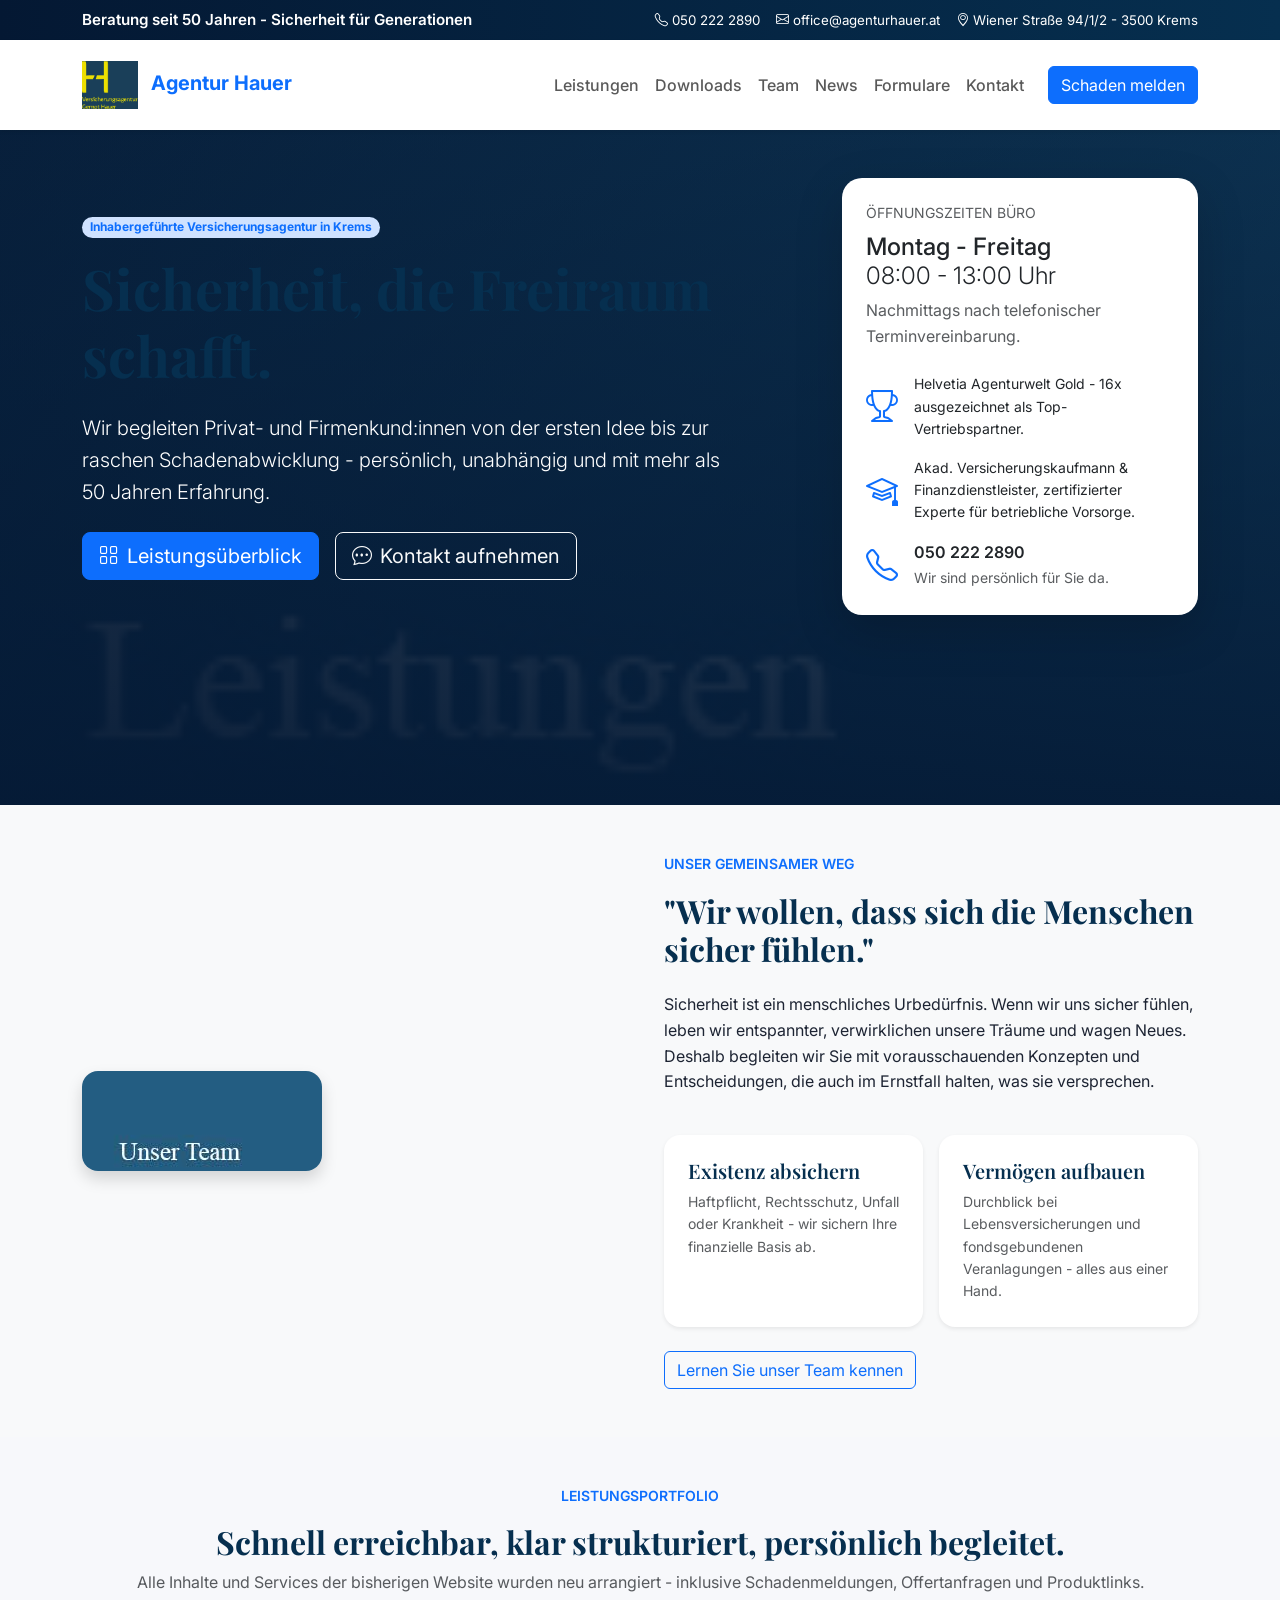
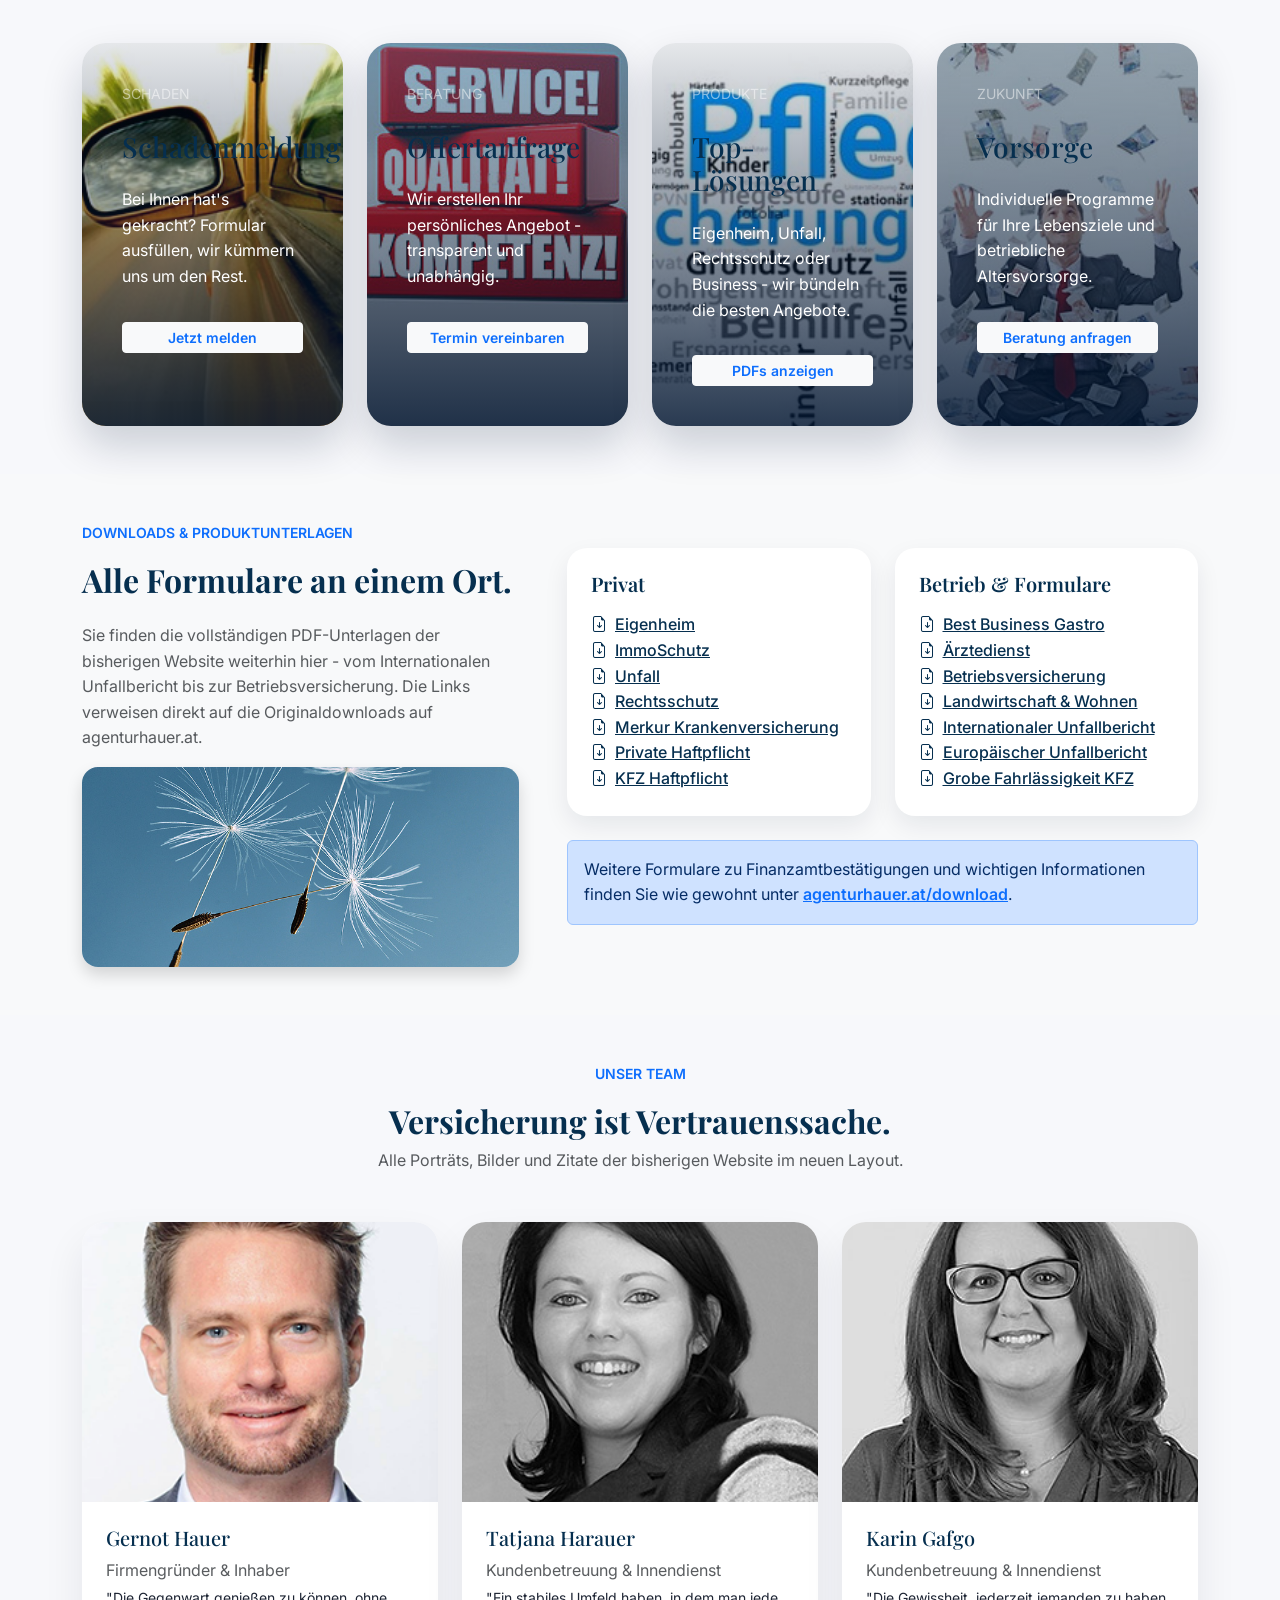
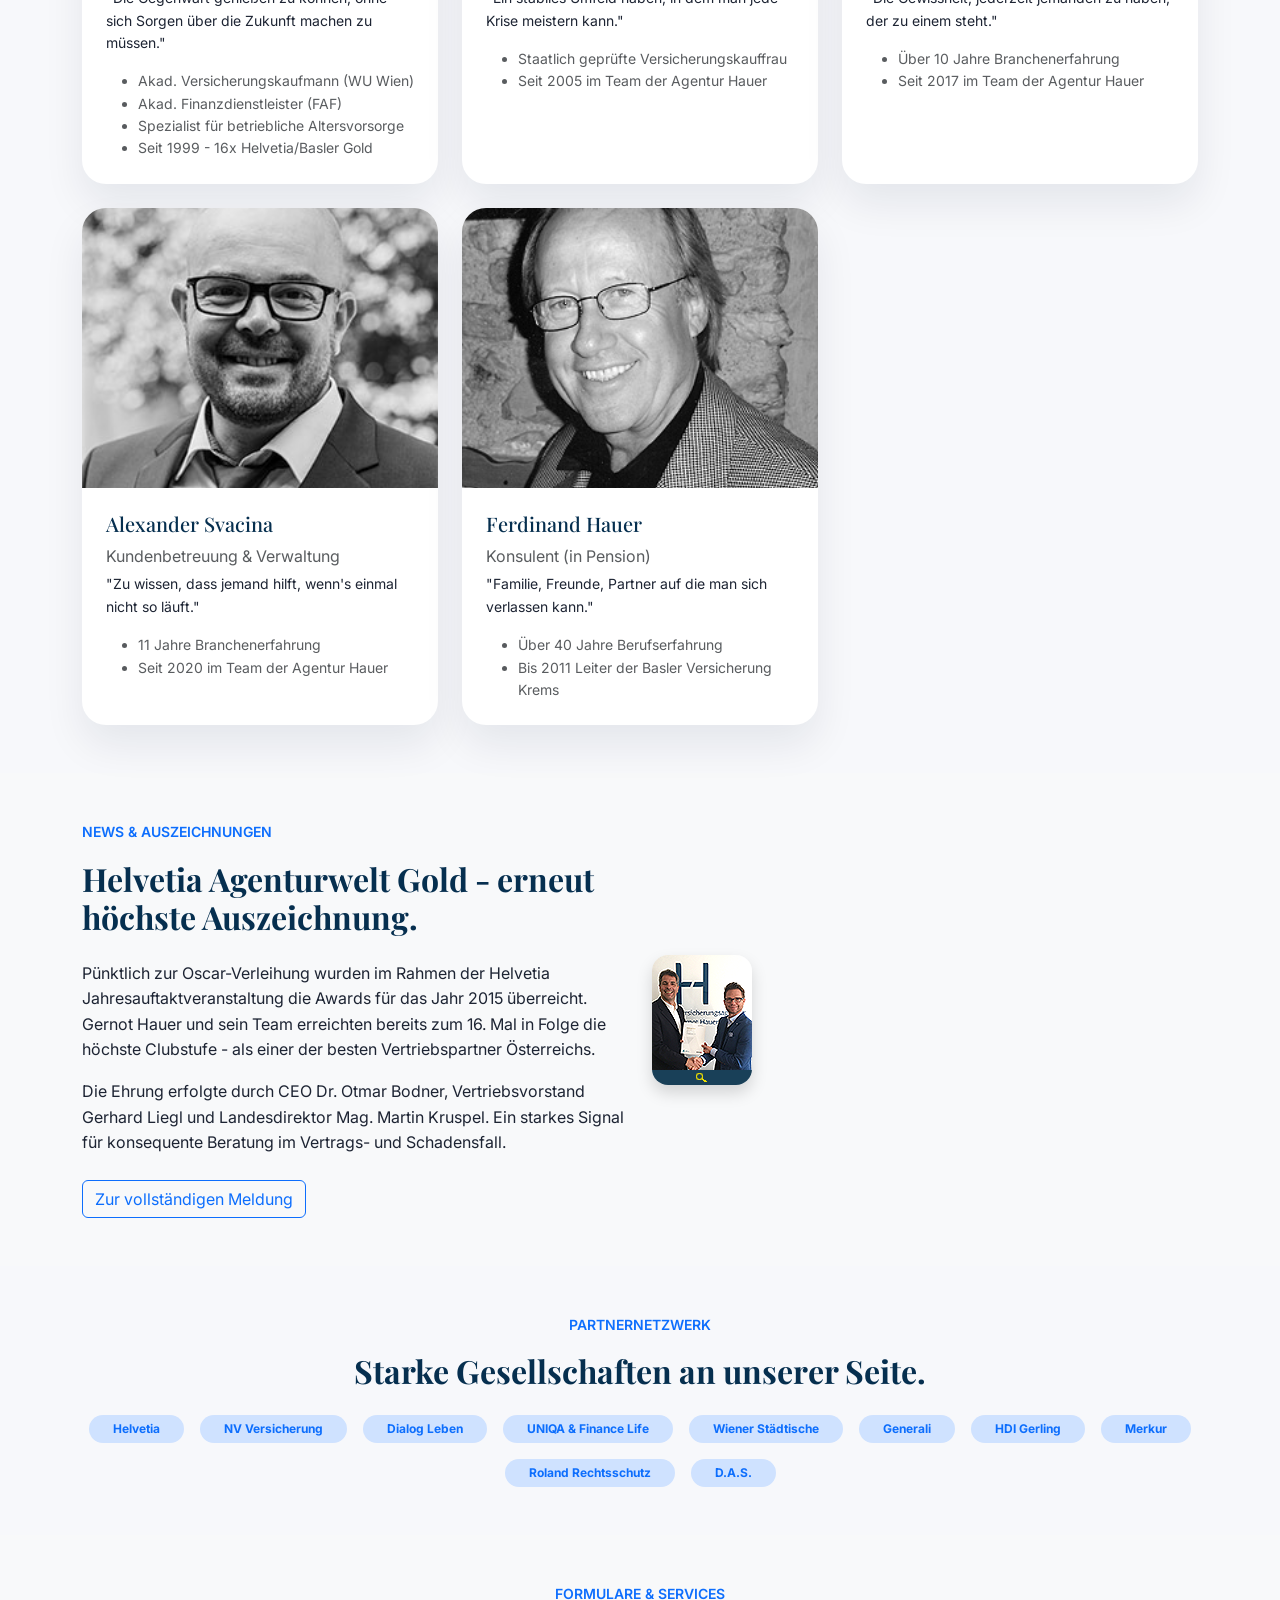
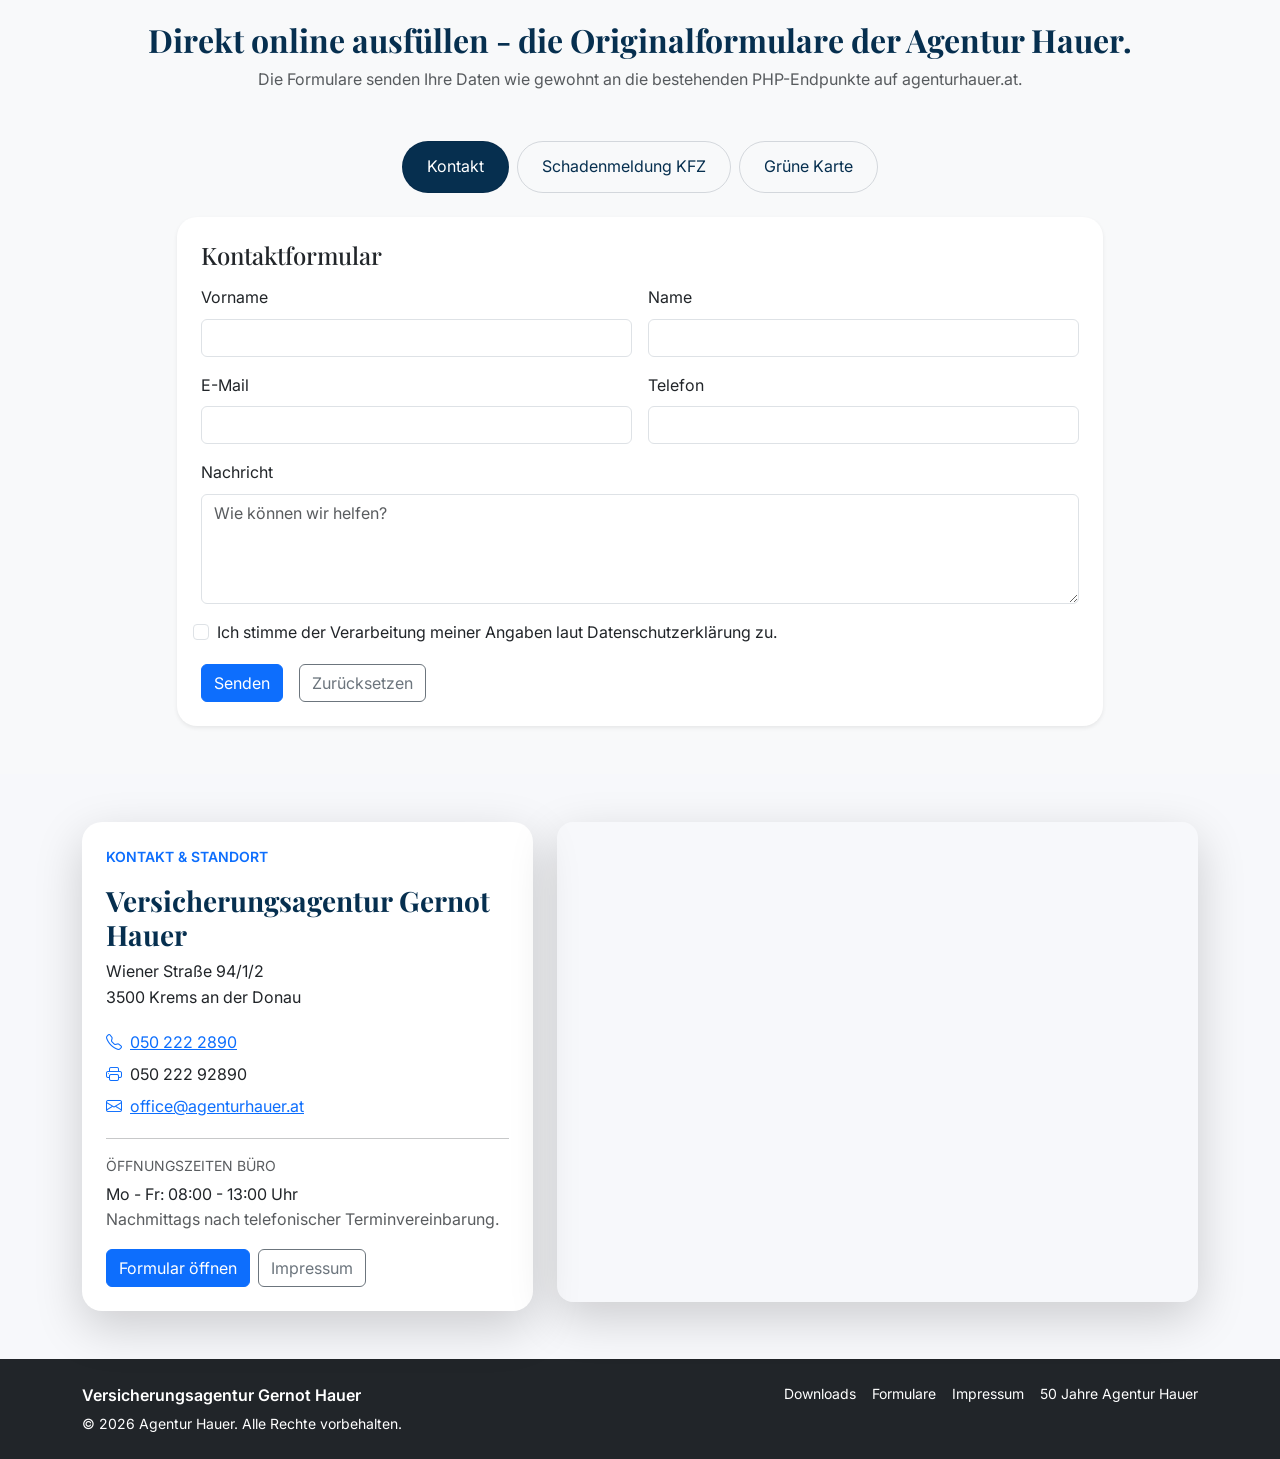
<file: index.html>
<!doctype html>
<html lang="de">
<head>
  <meta charset="utf-8" />
  <meta name="viewport" content="width=device-width, initial-scale=1" />
  <title>Agentur Hauer | Versicherungsagentur Gernot Hauer</title>
  <meta name="description" content="Versicherungsagentur Gernot Hauer - unabhängige Beratung, maßgeschneiderte Vorsorge, rasche Schadenabwicklung." />
  <link rel="preconnect" href="https://fonts.googleapis.com" />
  <link rel="preconnect" href="https://fonts.gstatic.com" crossorigin />
  <link href="https://fonts.googleapis.com/css2?family=Inter:wght@400;500;600;700&family=Playfair+Display:wght@600&display=swap" rel="stylesheet" />
  <link href="https://cdn.jsdelivr.net/npm/bootstrap@5.3.3/dist/css/bootstrap.min.css" rel="stylesheet" integrity="sha384-QWTKZyjpPEjISv5WaRU9OFeRpok6YctnYmDr5pNlyT2bRjXh0JMhjY6hW+ALEwIH" crossorigin="anonymous" />
  <link rel="stylesheet" href="https://cdn.jsdelivr.net/npm/bootstrap-icons@1.11.3/font/bootstrap-icons.css" />
  <link rel="stylesheet" href="assets/css/styles.css" />
</head>
<body data-bs-spy="scroll" data-bs-target="#mainNav" data-bs-offset="120">
  <header class="topbar text-white py-2">
    <div class="container d-flex flex-column flex-lg-row justify-content-lg-between align-items-lg-center gap-2 text-center text-lg-start">
      <div class="fw-semibold">
        Beratung seit 50 Jahren - Sicherheit für Generationen
      </div>
      <div class="d-flex flex-wrap justify-content-center gap-3 small">
        <a class="text-white text-decoration-none" href="tel:+430502222890"><i class="bi bi-telephone me-1"></i>050 222 2890</a>
        <a class="text-white text-decoration-none" href="mailto:office@agenturhauer.at"><i class="bi bi-envelope me-1"></i>office@agenturhauer.at</a>
        <span><i class="bi bi-geo-alt me-1"></i>Wiener Straße 94/1/2 - 3500 Krems</span>
      </div>
    </div>
  </header>

  <nav id="mainNav" class="navbar navbar-expand-lg navbar-light bg-white shadow-sm sticky-top py-3">
    <div class="container">
      <a class="navbar-brand fw-bold text-primary" href="#home">
        <img src="assets/img/logo.jpg" alt="Agentur Hauer Logo" class="me-2" height="48" />
        Agentur Hauer
      </a>
      <button class="navbar-toggler" type="button" data-bs-toggle="collapse" data-bs-target="#navContent" aria-controls="navContent" aria-expanded="false" aria-label="Menü öffnen">
        <span class="navbar-toggler-icon"></span>
      </button>
      <div class="collapse navbar-collapse" id="navContent">
        <ul class="navbar-nav ms-auto mb-2 mb-lg-0 fw-medium">
          <li class="nav-item"><a class="nav-link" href="#leistungen">Leistungen</a></li>
          <li class="nav-item"><a class="nav-link" href="#downloads">Downloads</a></li>
          <li class="nav-item"><a class="nav-link" href="#team">Team</a></li>
          <li class="nav-item"><a class="nav-link" href="#awards">News</a></li>
          <li class="nav-item"><a class="nav-link" href="#forms">Formulare</a></li>
          <li class="nav-item"><a class="nav-link" href="#kontakt">Kontakt</a></li>
        </ul>
        <a class="btn btn-primary ms-lg-3" href="#forms">Schaden melden</a>
      </div>
    </div>
  </nav>

  <main id="home">
    <section class="hero position-relative text-white">
      <div class="hero-overlay"></div>
      <div class="container position-relative py-5">
        <div class="row align-items-center justify-content-between">
          <div class="col-lg-7">
            <span class="badge rounded-pill bg-primary-subtle text-primary mb-3">Inhabergeführte Versicherungsagentur in Krems</span>
            <h1 class="display-4 fw-bold mb-4">Sicherheit, die Freiraum schafft.</h1>
            <p class="lead mb-4">Wir begleiten Privat- und Firmenkund:innen von der ersten Idee bis zur raschen Schadenabwicklung - persönlich, unabhängig und mit mehr als 50 Jahren Erfahrung.</p>
            <div class="d-flex flex-wrap gap-3">
              <a href="#leistungen" class="btn btn-primary btn-lg"><i class="bi bi-grid me-2"></i>Leistungsüberblick</a>
              <a href="#kontakt" class="btn btn-outline-light btn-lg"><i class="bi bi-chat-dots me-2"></i>Kontakt aufnehmen</a>
            </div>
          </div>
          <div class="col-lg-4 mt-5 mt-lg-0">
            <div class="card bg-white text-dark shadow-lg border-0">
              <div class="card-body p-4">
                <p class="text-uppercase text-muted small mb-2">Öffnungszeiten Büro</p>
                <p class="h4">Montag - Freitag<br /><span class="fw-light">08:00 - 13:00 Uhr</span></p>
                <p class="mb-4 text-muted">Nachmittags nach telefonischer Terminvereinbarung.</p>
                <div class="d-flex align-items-center gap-3 mb-3">
                  <i class="bi bi-trophy text-primary fs-2"></i>
                  <p class="mb-0 small">Helvetia Agenturwelt Gold - 16x ausgezeichnet als Top-Vertriebspartner.</p>
                </div>
                <div class="d-flex align-items-center gap-3 mb-3">
                  <i class="bi bi-mortarboard text-primary fs-2"></i>
                  <p class="mb-0 small">Akad. Versicherungskaufmann &amp; Finanzdienstleister, zertifizierter Experte für betriebliche Vorsorge.</p>
                </div>
                <div class="d-flex align-items-center gap-3">
                  <i class="bi bi-telephone text-primary fs-2"></i>
                  <div>
                    <p class="mb-0 fw-semibold">050 222 2890</p>
                    <small class="text-muted">Wir sind persönlich für Sie da.</small>
                  </div>
                </div>
              </div>
            </div>
          </div>
        </div>
      </div>
    </section>

    <section class="py-5 bg-light" id="about">
      <div class="container">
        <div class="row align-items-center g-5">
          <div class="col-lg-6">
            <img src="assets/img/ueber_uns.jpg" class="img-fluid rounded-4 shadow" alt="Team Agentur Hauer" />
          </div>
          <div class="col-lg-6">
            <p class="text-uppercase text-primary fw-semibold small">Unser gemeinsamer Weg</p>
            <h2 class="fw-bold mb-4">"Wir wollen, dass sich die Menschen sicher fühlen."</h2>
            <p> Sicherheit ist ein menschliches Urbedürfnis. Wenn wir uns sicher fühlen, leben wir entspannter, verwirklichen unsere Träume und wagen Neues. Deshalb begleiten wir Sie mit vorausschauenden Konzepten und Entscheidungen, die auch im Ernstfall halten, was sie versprechen.</p>
            <div class="row g-3 my-4">
              <div class="col-sm-6">
                <div class="p-4 bg-white rounded-4 shadow-sm h-100">
                  <h5 class="fw-semibold">Existenz absichern</h5>
                  <p class="mb-0 small text-muted">Haftpflicht, Rechtsschutz, Unfall oder Krankheit - wir sichern Ihre finanzielle Basis ab.</p>
                </div>
              </div>
              <div class="col-sm-6">
                <div class="p-4 bg-white rounded-4 shadow-sm h-100">
                  <h5 class="fw-semibold">Vermögen aufbauen</h5>
                  <p class="mb-0 small text-muted">Durchblick bei Lebensversicherungen und fondsgebundenen Veranlagungen - alles aus einer Hand.</p>
                </div>
              </div>
            </div>
            <a href="#team" class="btn btn-outline-primary">Lernen Sie unser Team kennen</a>
          </div>
        </div>
      </div>
    </section>

    <section id="leistungen" class="py-5">
      <div class="container">
        <div class="text-center mb-5">
          <p class="text-uppercase text-primary fw-semibold small">Leistungsportfolio</p>
          <h2 class="fw-bold">Schnell erreichbar, klar strukturiert, persönlich begleitet.</h2>
          <p class="text-muted">Alle Inhalte und Services der bisherigen Website wurden neu arrangiert - inklusive Schadenmeldungen, Offertanfragen und Produktlinks.</p>
        </div>
        <div class="row g-4">
          <div class="col-md-6 col-xl-3">
            <div class="service-card h-100" style="background-image: url('assets/img/schaden.jpg');">
              <div class="service-overlay">
                <p class="small text-uppercase text-white-50 mb-2">Schaden</p>
                <h3>Schadenmeldung</h3>
                <p>Bei Ihnen hat's gekracht? Formular ausfüllen, wir kümmern uns um den Rest.</p>
                <a href="#forms" class="btn btn-sm btn-light text-primary fw-semibold">Jetzt melden</a>
              </div>
            </div>
          </div>
          <div class="col-md-6 col-xl-3">
            <div class="service-card h-100" style="background-image: url('assets/img/offerte.jpg');">
              <div class="service-overlay">
                <p class="small text-uppercase text-white-50 mb-2">Beratung</p>
                <h3>Offertanfrage</h3>
                <p>Wir erstellen Ihr persönliches Angebot - transparent und unabhängig.</p>
                <a href="#kontakt" class="btn btn-sm btn-light text-primary fw-semibold">Termin vereinbaren</a>
              </div>
            </div>
          </div>
          <div class="col-md-6 col-xl-3">
            <div class="service-card h-100" style="background-image: url('assets/img/produkte.jpg');">
              <div class="service-overlay">
                <p class="small text-uppercase text-white-50 mb-2">Produkte</p>
                <h3>Top-Lösungen</h3>
                <p>Eigenheim, Unfall, Rechtsschutz oder Business - wir bündeln die besten Angebote.</p>
                <a href="#downloads" class="btn btn-sm btn-light text-primary fw-semibold">PDFs anzeigen</a>
              </div>
            </div>
          </div>
          <div class="col-md-6 col-xl-3">
            <div class="service-card h-100" style="background-image: url('assets/img/vorsorge.jpg');">
              <div class="service-overlay">
                <p class="small text-uppercase text-white-50 mb-2">Zukunft</p>
                <h3>Vorsorge</h3>
                <p>Individuelle Programme für Ihre Lebensziele und betriebliche Altersvorsorge.</p>
                <a href="#kontakt" class="btn btn-sm btn-light text-primary fw-semibold">Beratung anfragen</a>
              </div>
            </div>
          </div>
        </div>
      </div>
    </section>

    <section id="downloads" class="py-5 bg-light">
      <div class="container">
        <div class="row g-5 align-items-center">
          <div class="col-lg-5">
            <p class="text-uppercase text-primary fw-semibold small">Downloads &amp; Produktunterlagen</p>
            <h2 class="fw-bold mb-4">Alle Formulare an einem Ort.</h2>
            <p class="text-muted">Sie finden die vollständigen PDF-Unterlagen der bisherigen Website weiterhin hier - vom Internationalen Unfallbericht bis zur Betriebsversicherung. Die Links verweisen direkt auf die Originaldownloads auf agenturhauer.at.</p>
            <img src="assets/img/download.jpg" alt="Download Bereich" class="img-fluid rounded-4 shadow" />
          </div>
          <div class="col-lg-7">
            <div class="row g-4">
              <div class="col-md-6">
                <div class="download-card h-100">
                  <h5 class="fw-semibold mb-3">Privat</h5>
                  <ul class="list-unstyled mb-0">
                    <li><a href="https://agenturhauer.at/pdfs/eigenheim.pdf" target="_blank"><i class="bi bi-file-earmark-arrow-down me-2"></i>Eigenheim</a></li>
                    <li><a href="https://agenturhauer.at/pdfs/immoschutz.pdf" target="_blank"><i class="bi bi-file-earmark-arrow-down me-2"></i>ImmoSchutz</a></li>
                    <li><a href="https://agenturhauer.at/pdfs/unfall.pdf" target="_blank"><i class="bi bi-file-earmark-arrow-down me-2"></i>Unfall</a></li>
                    <li><a href="https://agenturhauer.at/pdfs/rechtsschutz.pdf" target="_blank"><i class="bi bi-file-earmark-arrow-down me-2"></i>Rechtsschutz</a></li>
                    <li><a href="https://agenturhauer.at/pdfs/merkur-krankenversicherung.pdf" target="_blank"><i class="bi bi-file-earmark-arrow-down me-2"></i>Merkur Krankenversicherung</a></li>
                    <li><a href="https://agenturhauer.at/pdfs/haushalt.pdf" target="_blank"><i class="bi bi-file-earmark-arrow-down me-2"></i>Private Haftpflicht</a></li>
                    <li><a href="https://agenturhauer.at/pdfs/kfz-haftpflicht.pdf" target="_blank"><i class="bi bi-file-earmark-arrow-down me-2"></i>KFZ Haftpflicht</a></li>
                  </ul>
                </div>
              </div>
              <div class="col-md-6">
                <div class="download-card h-100">
                  <h5 class="fw-semibold mb-3">Betrieb &amp; Formulare</h5>
                  <ul class="list-unstyled mb-0">
                    <li><a href="https://agenturhauer.at/pdfs/gastro.pdf" target="_blank"><i class="bi bi-file-earmark-arrow-down me-2"></i>Best Business Gastro</a></li>
                    <li><a href="https://agenturhauer.at/pdfs/aerztedienst.pdf" target="_blank"><i class="bi bi-file-earmark-arrow-down me-2"></i>Ärztedienst</a></li>
                    <li><a href="https://agenturhauer.at/pdfs/betriebsversicherung.pdf" target="_blank"><i class="bi bi-file-earmark-arrow-down me-2"></i>Betriebsversicherung</a></li>
                    <li><a href="https://agenturhauer.at/pdfs/land-und-wohnen.pdf" target="_blank"><i class="bi bi-file-earmark-arrow-down me-2"></i>Landwirtschaft &amp; Wohnen</a></li>
                    <li><a href="https://agenturhauer.at/data/internationaler_unfallbericht.pdf" target="_blank"><i class="bi bi-file-earmark-arrow-down me-2"></i>Internationaler Unfallbericht</a></li>
                    <li><a href="https://agenturhauer.at/data/europ_unfallbericht.pdf" target="_blank"><i class="bi bi-file-earmark-arrow-down me-2"></i>Europäischer Unfallbericht</a></li>
                    <li><a href="https://agenturhauer.at/pdfs/grobe_fahrlaessigkeit.pdf" target="_blank"><i class="bi bi-file-earmark-arrow-down me-2"></i>Grobe Fahrlässigkeit KFZ</a></li>
                  </ul>
                </div>
              </div>
            </div>
            <div class="alert alert-primary mt-4" role="alert">
              Weitere Formulare zu Finanzamtbestätigungen und wichtigen Informationen finden Sie wie gewohnt unter <a class="fw-semibold" href="https://agenturhauer.at/download.php" target="_blank">agenturhauer.at/download</a>.
            </div>
          </div>
        </div>
      </div>
    </section>

    <section id="team" class="py-5">
      <div class="container">
        <div class="text-center mb-5">
          <p class="text-uppercase text-primary fw-semibold small">Unser Team</p>
          <h2 class="fw-bold">Versicherung ist Vertrauenssache.</h2>
          <p class="text-muted">Alle Porträts, Bilder und Zitate der bisherigen Website im neuen Layout.</p>
        </div>
        <div class="row g-4">
          <div class="col-md-6 col-xl-4">
            <div class="team-card h-100">
              <img src="assets/img/gernot-hauer.png" class="team-photo" alt="Gernot Hauer" />
              <div class="p-4">
                <h5>Gernot Hauer</h5>
                <p class="text-muted mb-1">Firmengründer &amp; Inhaber</p>
                <p class="small mb-3">"Die Gegenwart genießen zu können, ohne sich Sorgen über die Zukunft machen zu müssen."</p>
                <ul class="small text-muted mb-0">
                  <li>Akad. Versicherungskaufmann (WU Wien)</li>
                  <li>Akad. Finanzdienstleister (FAF)</li>
                  <li>Spezialist für betriebliche Altersvorsorge</li>
                  <li>Seit 1999 - 16x Helvetia/Basler Gold</li>
                </ul>
              </div>
            </div>
          </div>
          <div class="col-md-6 col-xl-4">
            <div class="team-card h-100">
              <img src="assets/img/tatjana.jpg" class="team-photo" alt="Tatjana Harauer" />
              <div class="p-4">
                <h5>Tatjana Harauer</h5>
                <p class="text-muted mb-1">Kundenbetreuung &amp; Innendienst</p>
                <p class="small mb-3">"Ein stabiles Umfeld haben, in dem man jede Krise meistern kann."</p>
                <ul class="small text-muted mb-0">
                  <li>Staatlich geprüfte Versicherungskauffrau</li>
                  <li>Seit 2005 im Team der Agentur Hauer</li>
                </ul>
              </div>
            </div>
          </div>
          <div class="col-md-6 col-xl-4">
            <div class="team-card h-100">
              <img src="assets/img/karin-gafgo.jpg" class="team-photo" alt="Karin Gafgo" />
              <div class="p-4">
                <h5>Karin Gafgo</h5>
                <p class="text-muted mb-1">Kundenbetreuung &amp; Innendienst</p>
                <p class="small mb-3">"Die Gewissheit, jederzeit jemanden zu haben, der zu einem steht."</p>
                <ul class="small text-muted mb-0">
                  <li>Über 10 Jahre Branchenerfahrung</li>
                  <li>Seit 2017 im Team der Agentur Hauer</li>
                </ul>
              </div>
            </div>
          </div>
          <div class="col-md-6 col-xl-4">
            <div class="team-card h-100">
              <img src="assets/img/alexander-svacina.jpg" class="team-photo" alt="Alexander Svacina" />
              <div class="p-4">
                <h5>Alexander Svacina</h5>
                <p class="text-muted mb-1">Kundenbetreuung &amp; Verwaltung</p>
                <p class="small mb-3">"Zu wissen, dass jemand hilft, wenn's einmal nicht so läuft."</p>
                <ul class="small text-muted mb-0">
                  <li>11 Jahre Branchenerfahrung</li>
                  <li>Seit 2020 im Team der Agentur Hauer</li>
                </ul>
              </div>
            </div>
          </div>
          <div class="col-md-6 col-xl-4">
            <div class="team-card h-100">
              <img src="assets/img/hauer_f.jpg" class="team-photo" alt="Ferdinand Hauer" />
              <div class="p-4">
                <h5>Ferdinand Hauer</h5>
                <p class="text-muted mb-1">Konsulent (in Pension)</p>
                <p class="small mb-3">"Familie, Freunde, Partner auf die man sich verlassen kann."</p>
                <ul class="small text-muted mb-0">
                  <li>Über 40 Jahre Berufserfahrung</li>
                  <li>Bis 2011 Leiter der Basler Versicherung Krems</li>
                </ul>
              </div>
            </div>
          </div>
        </div>
      </div>
    </section>

    <section id="awards" class="py-5 bg-light">
      <div class="container">
        <div class="row g-4 align-items-center">
          <div class="col-lg-6">
            <p class="text-uppercase text-primary fw-semibold small">News &amp; Auszeichnungen</p>
            <h2 class="fw-bold mb-4">Helvetia Agenturwelt Gold - erneut höchste Auszeichnung.</h2>
            <p> Pünktlich zur Oscar-Verleihung wurden im Rahmen der Helvetia Jahresauftaktveranstaltung die Awards für das Jahr 2015 überreicht. Gernot Hauer und sein Team erreichten bereits zum 16. Mal in Folge die höchste Clubstufe - als einer der besten Vertriebspartner Österreichs.</p>
            <p class="mb-4">Die Ehrung erfolgte durch CEO Dr. Otmar Bodner, Vertriebsvorstand Gerhard Liegl und Landesdirektor Mag. Martin Kruspel. Ein starkes Signal für konsequente Beratung im Vertrags- und Schadensfall.</p>
            <a class="btn btn-outline-primary" href="https://agenturhauer.at/news-basler-gold.html" target="_blank">Zur vollständigen Meldung</a>
          </div>
          <div class="col-lg-6">
            <img src="assets/img/helvetia-gold-hauer.png" alt="Helvetia Agenturwelt Gold" class="img-fluid rounded-4 shadow" />
          </div>
        </div>
      </div>
    </section>

    <section id="partner" class="py-5">
      <div class="container">
        <div class="text-center mb-4">
          <p class="text-uppercase text-primary fw-semibold small">Partnernetzwerk</p>
          <h2 class="fw-bold">Starke Gesellschaften an unserer Seite.</h2>
        </div>
        <div class="row g-3 justify-content-center">
          <div class="col-auto"><span class="badge rounded-pill bg-primary-subtle text-primary px-4 py-2">Helvetia</span></div>
          <div class="col-auto"><span class="badge rounded-pill bg-primary-subtle text-primary px-4 py-2">NV Versicherung</span></div>
          <div class="col-auto"><span class="badge rounded-pill bg-primary-subtle text-primary px-4 py-2">Dialog Leben</span></div>
          <div class="col-auto"><span class="badge rounded-pill bg-primary-subtle text-primary px-4 py-2">UNIQA &amp; Finance Life</span></div>
          <div class="col-auto"><span class="badge rounded-pill bg-primary-subtle text-primary px-4 py-2">Wiener Städtische</span></div>
          <div class="col-auto"><span class="badge rounded-pill bg-primary-subtle text-primary px-4 py-2">Generali</span></div>
          <div class="col-auto"><span class="badge rounded-pill bg-primary-subtle text-primary px-4 py-2">HDI Gerling</span></div>
          <div class="col-auto"><span class="badge rounded-pill bg-primary-subtle text-primary px-4 py-2">Merkur</span></div>
          <div class="col-auto"><span class="badge rounded-pill bg-primary-subtle text-primary px-4 py-2">Roland Rechtsschutz</span></div>
          <div class="col-auto"><span class="badge rounded-pill bg-primary-subtle text-primary px-4 py-2">D.A.S.</span></div>
        </div>
      </div>
    </section>

    <section id="forms" class="py-5 bg-light">
      <div class="container">
        <div class="text-center mb-5">
          <p class="text-uppercase text-primary fw-semibold small">Formulare &amp; Services</p>
          <h2 class="fw-bold">Direkt online ausfüllen - die Originalformulare der Agentur Hauer.</h2>
          <p class="text-muted">Die Formulare senden Ihre Daten wie gewohnt an die bestehenden PHP-Endpunkte auf agenturhauer.at.</p>
        </div>
        <div class="row">
          <div class="col-lg-10 mx-auto">
            <ul class="nav nav-pills justify-content-center gap-2 flex-wrap" id="formTabs" role="tablist">
              <li class="nav-item" role="presentation">
                <button class="nav-link active" id="contact-tab" data-bs-toggle="pill" data-bs-target="#contact-form" type="button" role="tab">Kontakt</button>
              </li>
              <li class="nav-item" role="presentation">
                <button class="nav-link" id="damage-tab" data-bs-toggle="pill" data-bs-target="#damage-form" type="button" role="tab">Schadenmeldung KFZ</button>
              </li>
              <li class="nav-item" role="presentation">
                <button class="nav-link" id="greencard-tab" data-bs-toggle="pill" data-bs-target="#greencard-form" type="button" role="tab">Grüne Karte</button>
              </li>
            </ul>
            <div class="tab-content mt-4">
              <div class="tab-pane fade show active" id="contact-form" role="tabpanel" aria-labelledby="contact-tab">
                <div class="card shadow-sm">
                  <div class="card-body p-4">
                    <h3 class="h4 mb-3">Kontaktformular</h3>
                    <form action="https://agenturhauer.at/kontakt.php" method="post" class="row g-3">
                      <div class="col-md-6">
                        <label class="form-label" for="vorname">Vorname</label>
                        <input type="text" class="form-control" id="vorname" name="vorname" required />
                      </div>
                      <div class="col-md-6">
                        <label class="form-label" for="name">Name</label>
                        <input type="text" class="form-control" id="name" name="name" required />
                      </div>
                      <div class="col-md-6">
                        <label class="form-label" for="email_con">E-Mail</label>
                        <input type="email" class="form-control" id="email_con" name="email_con" required />
                      </div>
                      <div class="col-md-6">
                        <label class="form-label" for="telefon">Telefon</label>
                        <input type="tel" class="form-control" id="telefon" name="tel" />
                      </div>
                      <div class="col-12">
                        <label class="form-label" for="msg">Nachricht</label>
                        <textarea class="form-control" id="msg" name="msg" rows="4" placeholder="Wie können wir helfen?" required></textarea>
                      </div>
                      <div class="col-12 form-check">
                        <input class="form-check-input" type="checkbox" value="1" id="contact-consent" required />
                        <label class="form-check-label" for="contact-consent">Ich stimme der Verarbeitung meiner Angaben laut Datenschutzerklärung zu.</label>
                      </div>
                      <div class="col-12 d-flex gap-3">
                        <button type="submit" class="btn btn-primary">Senden</button>
                        <button type="reset" class="btn btn-outline-secondary">Zurücksetzen</button>
                      </div>
                    </form>
                  </div>
                </div>
              </div>

              <div class="tab-pane fade" id="damage-form" role="tabpanel" aria-labelledby="damage-tab">
                <div class="card shadow-sm">
                  <div class="card-body p-4">
                    <h3 class="h4 mb-3">Schadenmeldung KFZ</h3>
                    <p class="text-muted small">Ausgewählte Pflichtfelder aus dem Originalformular. Bei Bedarf werden nach dem Absenden zusätzliche Daten telefonisch ergänzt.</p>
                    <form action="https://agenturhauer.at/kraftfahrzeug.php" method="post" class="row g-3">
                      <div class="col-md-6">
                        <label class="form-label" for="vers">Versicherungsgesellschaft</label>
                        <input type="text" class="form-control" id="vers" name="vers" required />
                      </div>
                      <div class="col-md-6">
                        <label class="form-label" for="polizze">Polizzennummer</label>
                        <input type="text" class="form-control" id="polizze" name="polizze" required />
                      </div>
                      <div class="col-md-12">
                        <label class="form-label" for="versnehmer">Versicherungsnehmer (Name, Adresse)</label>
                        <textarea class="form-control" id="versnehmer" name="versnehmer" rows="2" required></textarea>
                      </div>
                      <div class="col-md-6">
                        <label class="form-label" for="tel">Telefon *</label>
                        <input type="tel" class="form-control" id="tel" name="tel" required />
                      </div>
                      <div class="col-md-6">
                        <label class="form-label" for="email">E-Mail *</label>
                        <input type="email" class="form-control" id="email" name="email" required />
                      </div>
                      <div class="col-md-6">
                        <label class="form-label" for="marke">Fahrzeug (Marke/Type)</label>
                        <input type="text" class="form-control" id="marke" name="marke" required />
                      </div>
                      <div class="col-md-6">
                        <label class="form-label" for="kennzeichen">Kennzeichen</label>
                        <input type="text" class="form-control" id="kennzeichen" name="kennzeichen" required />
                      </div>
                      <div class="col-md-6">
                        <label class="form-label" for="zeitpkt">Unfallzeitpunkt</label>
                        <input type="text" class="form-control" id="zeitpkt" name="zeitpkt" placeholder="TT.MM.JJJJ - HH:MM" required />
                      </div>
                      <div class="col-md-6">
                        <label class="form-label" for="ort">Unfallort</label>
                        <input type="text" class="form-control" id="ort" name="ort" required />
                      </div>
                      <div class="col-12">
                        <label class="form-label" for="gegner">Geschädigter / Unfallgegner</label>
                        <textarea class="form-control" id="gegner" name="gegner" rows="2"></textarea>
                      </div>
                      <div class="col-12">
                        <label class="form-label" for="hergang">Bericht über den Unfallhergang</label>
                        <textarea class="form-control" id="hergang" name="hergang" rows="4" required></textarea>
                      </div>
                      <div class="col-12">
                        <label class="form-label d-block">Beteiligte Sparten</label>
                        <div class="d-flex flex-wrap gap-3">
                          <div class="form-check">
                            <input class="form-check-input" type="checkbox" value="ja" id="hpfl" name="hpfl" />
                            <label class="form-check-label" for="hpfl">KFZ-Haftpflicht</label>
                          </div>
                          <div class="form-check">
                            <input class="form-check-input" type="checkbox" value="ja" id="kasko" name="kasko" />
                            <label class="form-check-label" for="kasko">KFZ-Kasko</label>
                          </div>
                          <div class="form-check">
                            <input class="form-check-input" type="checkbox" value="ja" id="rsch" name="rsch" />
                            <label class="form-check-label" for="rsch">KFZ-Rechtsschutz</label>
                          </div>
                        </div>
                      </div>
                      <div class="col-12 form-check">
                        <input class="form-check-input" type="checkbox" value="1" id="damage-consent" required />
                        <label class="form-check-label" for="damage-consent">Ich bestätige die Richtigkeit meiner Angaben.</label>
                      </div>
                      <input type="hidden" name="source" value="bootstrap-redesign" />
                      <div class="col-12 d-flex gap-3">
                        <button type="submit" class="btn btn-primary">Schaden senden</button>
                        <button type="reset" class="btn btn-outline-secondary">Zurücksetzen</button>
                      </div>
                    </form>
                  </div>
                </div>
              </div>

              <div class="tab-pane fade" id="greencard-form" role="tabpanel" aria-labelledby="greencard-tab">
                <div class="card shadow-sm">
                  <div class="card-body p-4">
                    <h3 class="h4 mb-3">Grüne Versicherungskarte anfordern</h3>
                    <p class="text-muted small">Originalformular der Download-Seite - Auswahl der Versicherung wie bisher.</p>
                    <form action="https://agenturhauer.at/download-kfz.php" method="post" class="row g-3">
                      <div class="col-12">
                        <label class="form-label" for="versnehmer_green">Versicherungsnehmer</label>
                        <textarea class="form-control" id="versnehmer_green" name="versnehmer" rows="2" required></textarea>
                      </div>
                      <div class="col-md-6">
                        <label class="form-label" for="email_green">E-Mail</label>
                        <input type="email" class="form-control" id="email_green" name="email_con" required />
                      </div>
                      <div class="col-md-6">
                        <label class="form-label" for="kennzeichen_green">KFZ-Kennzeichen</label>
                        <input type="text" class="form-control" id="kennzeichen_green" name="kennzeichen" required />
                      </div>
                      <div class="col-12">
                        <label class="form-label d-block">Versicherung</label>
                        <div class="d-flex flex-wrap gap-3">
                          <div class="form-check">
                            <input class="form-check-input" type="checkbox" id="helvetia" name="helvetia" value="ja" />
                            <label class="form-check-label" for="helvetia">Helvetia (ehem. Basler)</label>
                          </div>
                          <div class="form-check">
                            <input class="form-check-input" type="checkbox" id="hdi" name="hdi" value="ja" />
                            <label class="form-check-label" for="hdi">HDI</label>
                          </div>
                          <div class="form-check">
                            <input class="form-check-input" type="checkbox" id="wuestenrot" name="wuestenrot" value="ja" />
                            <label class="form-check-label" for="wuestenrot">Wüstenrot</label>
                          </div>
                        </div>
                      </div>
                      <div class="col-12 form-check">
                        <input class="form-check-input" type="checkbox" value="1" id="greencard-consent" required />
                        <label class="form-check-label" for="greencard-consent">Ich stimme der Verarbeitung meiner Angaben zu.</label>
                      </div>
                      <input type="hidden" name="submit" value="senden" />
                      <div class="col-12 d-flex gap-3">
                        <button type="submit" class="btn btn-primary">Anfordern</button>
                        <button type="reset" class="btn btn-outline-secondary">Zurücksetzen</button>
                      </div>
                    </form>
                  </div>
                </div>
              </div>
            </div>
          </div>
        </div>
      </div>
    </section>

    <section id="kontakt" class="py-5">
      <div class="container">
        <div class="row g-4">
          <div class="col-lg-5">
            <div class="card shadow-lg border-0 h-100">
              <div class="card-body p-4">
                <p class="text-uppercase text-primary fw-semibold small">Kontakt &amp; Standort</p>
                <h3 class="fw-bold">Versicherungsagentur Gernot Hauer</h3>
                <p>Wiener Straße 94/1/2<br />3500 Krems an der Donau</p>
                <ul class="list-unstyled lh-lg">
                  <li><i class="bi bi-telephone me-2 text-primary"></i><a href="tel:+430502222890">050 222 2890</a></li>
                  <li><i class="bi bi-printer me-2 text-primary"></i>050 222 92890</li>
                  <li><i class="bi bi-envelope me-2 text-primary"></i><a href="mailto:office@agenturhauer.at">office@agenturhauer.at</a></li>
                </ul>
                <hr />
                <p class="text-uppercase text-muted small mb-1">Öffnungszeiten Büro</p>
                <p class="mb-0">Mo - Fr: 08:00 - 13:00 Uhr</p>
                <p class="text-muted">Nachmittags nach telefonischer Terminvereinbarung.</p>
                <div class="d-flex gap-2">
                  <a class="btn btn-primary" href="#forms">Formular öffnen</a>
                  <a class="btn btn-outline-secondary" href="https://agenturhauer.at/impressum.php" target="_blank">Impressum</a>
                </div>
              </div>
            </div>
          </div>
          <div class="col-lg-7">
            <div class="ratio ratio-4x3 rounded-4 overflow-hidden shadow-lg">
              <iframe title="Google Maps" src="https://www.google.com/maps?q=Wiener+Stra%C3%9Fe+94,+3500+Krems+an+der+Donau&output=embed" allowfullscreen loading="lazy"></iframe>
            </div>
          </div>
        </div>
      </div>
    </section>
  </main>

  <footer class="py-4 bg-dark text-white">
    <div class="container d-flex flex-column flex-lg-row justify-content-between gap-3">
      <div>
        <p class="mb-1 fw-semibold">Versicherungsagentur Gernot Hauer</p>
        <p class="mb-0 small">© <span id="currentYear"></span> Agentur Hauer. Alle Rechte vorbehalten.</p>
      </div>
      <div class="d-flex flex-wrap gap-3 small">
        <a class="text-white text-decoration-none" href="#downloads">Downloads</a>
        <a class="text-white text-decoration-none" href="#forms">Formulare</a>
        <a class="text-white text-decoration-none" href="https://agenturhauer.at/impressum.php" target="_blank">Impressum</a>
        <a class="text-white text-decoration-none" href="https://agenturhauer.at/50jahre-agentur-hauer.pdf" target="_blank">50 Jahre Agentur Hauer</a>
      </div>
    </div>
  </footer>

  <script src="https://cdn.jsdelivr.net/npm/bootstrap@5.3.3/dist/js/bootstrap.bundle.min.js" integrity="sha384-YvpcrYf0tY3lHB60NNkmXc5s9fDVZLESaAA55NDzOxhy9GkcIdslK1eN7N6jIeHz" crossorigin="anonymous"></script>
  <script src="assets/js/main.js"></script>
</body>
</html>
</file>
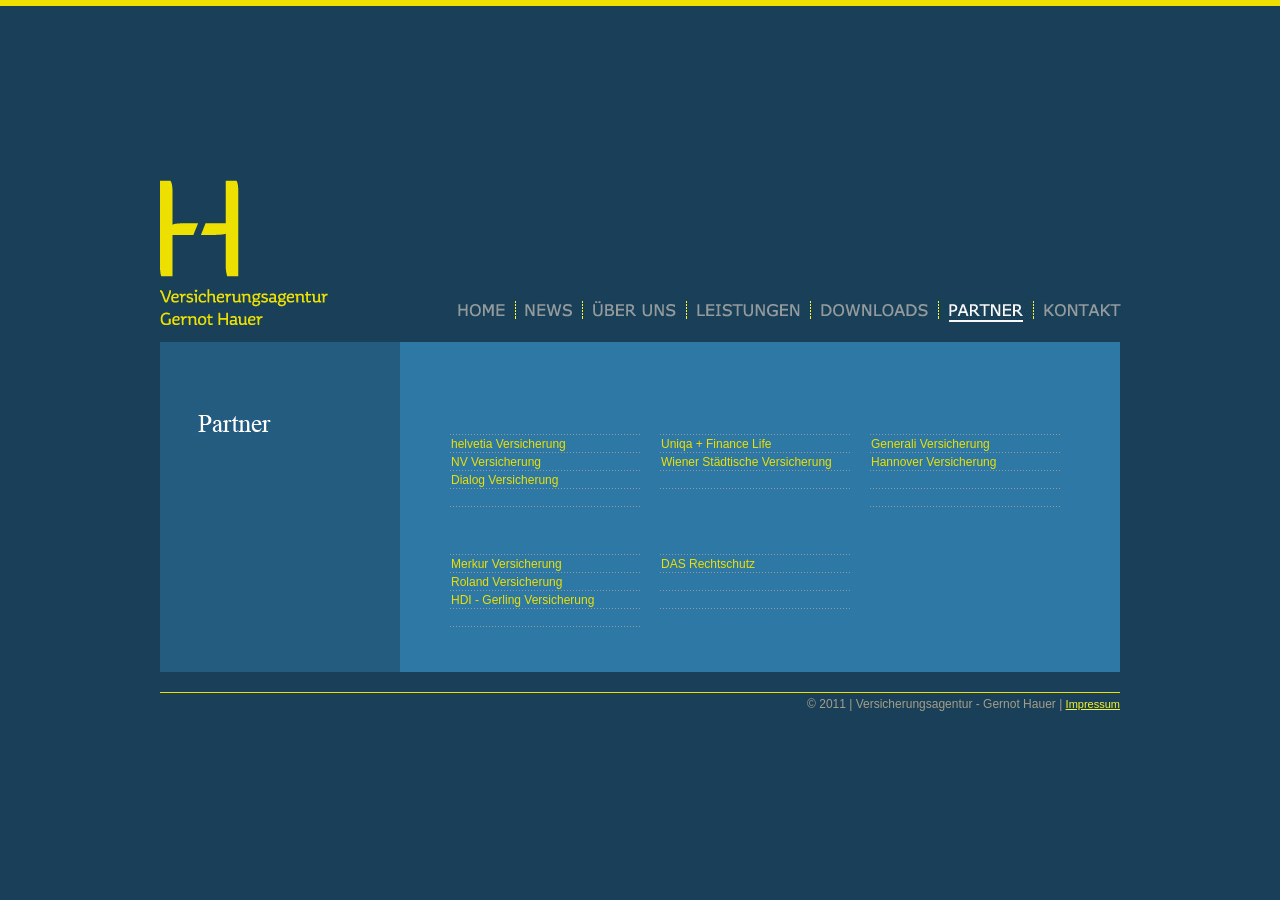
<file: site/agenturhauer.at/partner.html>
<!DOCTYPE html
  PUBLIC "-//W3C//DTD XHTML 1.0 Transitional//EN" "http://www.w3.org/TR/xhtml1/DTD/xhtml1-transitional.dtd">
<html xmlns="http://www.w3.org/1999/xhtml">

<head>
  <meta http-equiv="Content-Type" content="text/html; charset=utf-8" />
  <title>Versicherungsagentur - Gernot Hauer</title>
  <link type="text/css" href="css/style.css" rel="stylesheet" media="screen" />
  <link rel="stylesheet" type="text/css" media="screen" href="css/ketchup.css" />
  <link rel="shortcut icon" href="favicon.ico">
  <link rel="icon" type="image/ico" href="favicon.ico">

  <script type="text/javascript" src="js/jquery.min.js"></script>
  <script type="text/javascript" src="js/jquery-1.4.2.js"></script>
  <script type="text/javascript" src="js/jquery.ketchup.js"></script>
  <script type="text/javascript" src="js/jquery.ketchup.messages.js"></script>
  <script type="text/javascript" src="js/jquery.ketchup.validations.basic.js"></script>
  <script type="text/javascript">

    var _gaq = _gaq || [];
    _gaq.push(['_setAccount', 'UA-29487006-2']);
    _gaq.push(['_trackPageview']);

    (function () {
      var ga = document.createElement('script'); ga.type = 'text/javascript'; ga.async = true;
      ga.src = ('https:' == document.location.protocol ? 'https://ssl' : 'http://www') + '.google-analytics.com/ga.js';
      var s = document.getElementsByTagName('script')[0]; s.parentNode.insertBefore(ga, s);
    })();

  </script>
</head>

<body>
  <div id="hg"></div>
  <div id="wrapper">
    <h1> Versicherungsagentur - Gernot Hauer</h1>

    <div id="logo">
      <a href="index.html"><img src="img/logo.jpg" alt="Logo" /></a>
    </div>
    <div id="navi">
      <ul>
        <li><a href="index.html" id="link1">Home</a></li>
        <li><a href="news-basler-gold.html" id="link7">News</a></li>
        <li><a href="ueber-uns.php" id="link2">&Uuml;ber uns</a></li>
        <li><a href="leistungen.php" id="link3">Leistungen</a></li>
        <li><a href="download.php" id="link4">Downloads</a></li>
        <li><a href="partner.html" id="link5" class="active">Partner</a></li>
        <li><a href="kontakt.php" id="link6">Kontakt</a></li>
      </ul>
    </div>
    <div id="box1">
      <img src="img/partner.jpg" alt="Partner" />
      <!--<img class="handshake" src="img/handshake.jpg" alt="Partner-handshake" />       -->
    </div>

    <div id="box_partner">

      <ul class="sitelist">
        <li><a class="head" href="#">&nbsp;</a></li>
        <li><a class="main" href="http://www.basler.co.at" target="blank">helvetia Versicherung</a></li>
        <li><a class="main" href="https://www.nv.at/" target="blank">NV Versicherung</a></li>
        <li><a class="main" href="https://www.dialog-leben.at/" target="blank">Dialog Versicherung </a></li>
        <li>&nbsp;</li>
      </ul>
      <ul class="sitelist">
        <li>&nbsp;</li>
        <li><a class="main" href="http://www.uniqa.at/uniqa_at/" target="blank">Uniqa + Finance Life</a></li>
        <li><a class="main" href="http://www.wienerstaedtische.at/" target="blank">Wiener St&auml;dtische
            Versicherung</a></li>
        <li><a class="main" href="http://www.wuestenrot.at/">&nbsp;</a></li>

      </ul>
      <ul class="sitelist">
        <li>&nbsp;</li>
        <li><a class="main" href="http://www.generali.at/" target="blank">Generali Versicherung</a></li>
        <li><a class="main" href="http://www.hdi.at/" target="blank">Hannover Versicherung</a></li>
        <li>&nbsp;</li>
        <li>&nbsp;</li>
      </ul>
      <ul class="sitelist">
        <li><a class="head" href="#">&nbsp;</a></li>
        <li><a class="main" href="http://www.merkur.at/" target="blank">Merkur Versicherung</a></li>
        <li><a class="main" href="http://www.roland-rechtsschutz.at/de/roland_rechtsschutz_oesterreich/index.jsp"
            target="blank">Roland
            Versicherung</a></li>
        <li><a class="main" href="http://www.hdi-gerling.at/de/index.jsp" target="blank">HDI - Gerling Versicherung</a>
        </li>
        <li>&nbsp;</li>
      </ul>
      <ul class="sitelist">
        <li>&nbsp;</li>
        <li><a class="main" href="http://www.das.at/" target="blank">DAS Rechtschutz</a></li>
        <!--<li><a class="main" href="http://www.donauversicherung.at/">Donau Versicherung</a></li>-->
        <li>&nbsp;</li>
        <li>&nbsp;</li>
      </ul>


    </div>


    <div id="clear"></div>

    <div id="footer">
      <p> © 2011 | Versicherungsagentur - Gernot Hauer | <a href="impressum.php">Impressum</a></p>
    </div>

  </div>
</body>

</html>
</file>
<file: assets/css/styles.css>
:root {
  --ah-navy: #041833;
  --ah-midnight: #062f4f;
  --ah-sand: #f5c451;
  --ah-ice: #eef4ff;
  --ah-slate: #4f5d75;
}

body {
  font-family: 'Inter', system-ui, -apple-system, BlinkMacSystemFont, 'Segoe UI', sans-serif;
  color: #1d2433;
  background-color: #f7f8fb;
  line-height: 1.6;
}

h1, h2, h3, h4, h5, h6 {
  font-family: 'Playfair Display', 'Inter', serif;
  color: var(--ah-midnight);
}

.topbar {
  background: linear-gradient(90deg, var(--ah-navy), var(--ah-midnight));
  font-size: 0.95rem;
}

.navbar {
  transition: box-shadow 0.3s ease;
}

.hero {
  background: linear-gradient(120deg, rgba(4, 24, 51, 0.85), rgba(6, 47, 79, 0.65)), url('../img/leistungen.jpg') center/cover;
  min-height: 75vh;
}

.hero-overlay {
  position: absolute;
  inset: 0;
  background: linear-gradient(180deg, rgba(4, 24, 51, 0.25), rgba(4, 24, 51, 0.85));
}

.hero .container {
  position: relative;
  z-index: 2;
}

.service-card {
  position: relative;
  border-radius: 1.5rem;
  padding: 2.5rem;
  overflow: hidden;
  min-height: 310px;
  background-size: cover;
  background-position: center;
  box-shadow: 0 20px 40px rgba(4, 24, 51, 0.18);
}

.service-card::after {
  content: '';
  position: absolute;
  inset: 0;
  background: linear-gradient(180deg, rgba(4, 24, 51, 0.1), rgba(4, 24, 51, 0.85));
}

.service-overlay {
  position: relative;
  z-index: 1;
  color: #fff;
  display: flex;
  flex-direction: column;
  height: 100%;
  gap: 1rem;
}

.download-card {
  background: #fff;
  border-radius: 1.25rem;
  padding: 1.5rem;
  box-shadow: 0 10px 25px rgba(4, 24, 51, 0.08);
}

.download-card a {
  color: var(--ah-midnight);
  font-weight: 500;
}

.download-card a:hover {
  color: var(--ah-sand);
}

.team-card {
  background: #fff;
  border-radius: 1.5rem;
  box-shadow: 0 20px 40px rgba(4, 24, 51, 0.08);
  overflow: hidden;
  height: 100%;
}

.team-photo {
  width: 100%;
  height: 280px;
  object-fit: cover;
}

#formTabs .nav-link {
  border-radius: 999px;
  padding: 0.75rem 1.5rem;
  color: var(--ah-midnight);
  border: 1px solid rgba(4, 24, 51, 0.15);
}

#formTabs .nav-link.active {
  background: var(--ah-midnight);
  color: #fff;
}

.card {
  border: none;
  border-radius: 1.25rem;
}

.ratio iframe {
  border: 0;
}

footer a {
  transition: opacity 0.2s ease;
}

footer a:hover {
  opacity: 0.7;
}

@media (max-width: 992px) {
  .hero {
    min-height: auto;
  }

  .team-photo {
    height: 220px;
  }
}
</file>
<file: site/agenturhauer.at/css/style.css>
@charset "utf-8";
/* CSS Document */

* {
	margin: 0;
	padding: 0;
	outline: 0;
}

body {
	width: 100%;
	height: 100%;
	background-color: #194058;
	font-family: Verdana, Arial, Helvetica, sans-serif;
	font-size: 12px;
	line-height: 15px;
	color: #a39e89;
}

#hg {
	background-color: #EDE000;
	width: 100%;
	height: 6px;
}

#wrapper {
	/*position:relative;
	width: 960px;
	margin: 0 auto;
	margin-top: -35px;*/
	width: 960px;
	position: absolute;
	top: 50%;
	left: 50%;
	/*border:solid 1px;*/
	margin-top: -320px;
	margin-left: -480px;
}

#wrapper_form {
	/*position:relative;
	width: 960px;
	margin: 0 auto;
	margin-top: -35px;*/
	width: 960px;
	position: absolute;
	top: 0%;
	left: 50%;
	/*border:solid 1px;*/
	margin-top: -10px;
	margin-left: -480px;
}

.abstand {
	padding-top: 20px;
}

.abstand-unten {
	padding-bottom: 8px;
}

.white {
	color: white;
}

h1 {
	text-indent: -9999px;
}

/*----------- ALT -------------*/

#overlap {
	position: relative;
	left: 0px;
	top: 0px;
}

h2 {
	text-align: left;
}

/*----------- NEU -------------*/

#logo {
	position: relative;
	top: 35px;
}

#logo img {
	border: none;
}

#navi {
	position: relative;
	top: 10px;
	left: 298px;
	background-repeat: repeat-x;
	height: 21px;
	width: 663px;
}

/*#box2_leistung ul {
	list-style-type:circle;
}
*/
#navi ul {
	list-style-type: none;
}

#navi ul li {
	float: left;
	height: 21px;
}

#navi ul li a {
	display: block;
	height: 21px;
	text-indent: -9999px;
}

#navi ul li a:hover {
	background-position: 0 -21px;
}

.active {
	background-position: 0 -21px;
}

#clear {
	clear: both;
}

#link1 {
	background-image: url(../img/link1.jpg);
	width: 58px;
}

#link7 {
	background-image: url(../img/link7.jpg);
	width: 67px;
}

#link2 {
	background-image: url(../img/link2.jpg);
	width: 104px;
}

#link3 {
	background-image: url(../img/link3.jpg);
	width: 124px;
}

#link4 {
	background-image: url(../img/link4.jpg);
	width: 128px;
}

#link5 {
	background-image: url(../img/link5.jpg);
	width: 95px;
}

#link6 {
	background-image: url(../img/link6.jpg);
	width: 87px;
}


#pix {
	position: relative;
	left: -2px;
	margin-top: 30px;
}

#footer_index {
	position: relative;
	text-align: right;
	background-image: url(../img/footer.jpg);
	background-repeat: no-repeat;
}

#footer_index p {
	padding-top: 5px;
}

#footer_index p a {
	font-family: Verdana, Arial, Helvetica, sans-serif;
	font-size: 11px;
	line-height: 15px;
	color: #f7f52b;
}

#footer {
	position: relative;
	top: 20px;
	text-align: right;
	background-image: url(../img/footer.jpg);
	background-repeat: no-repeat;
}

#footer p {
	padding-top: 5px;
}

#footer p a {
	font-family: Verdana, Arial, Helvetica, sans-serif;
	font-size: 11px;
	line-height: 15px;
	color: #f7f52b;
}

#box1 {
	width: 240px;
	height: 330px;
	background-color: #245c80;
	margin-top: 30px;
	float: left;
}

#box1_dl_kfz {
	width: 240px;
	height: 410px;
	background-color: #245c80;
	margin-top: 30px;
	float: left;
}

#box1 p,
table {
	padding-left: 38px;

}

.abstand-oben {
	margin-top: -10px;
}

.text_box {
	padding-left: 0px;
	font-family: Verdana, Arial, Helvetica, sans-serif;
	font-size: 11px;
	line-height: 15px;
	color: #f7f52b;
}

.text_impressum {
	font-family: Verdana, Arial, Helvetica, sans-serif;
	font-size: 11px;
	line-height: 15px;
	color: #f7f52b;
}

.link {
	color: #f7f52b;
	text-decoration: none;
}

#box2 {
	width: 240px;
	height: 330px;
	background-color: #2e78a6;
	margin-top: 30px;
	float: left;
}

#box2_leistung {
	width: 720px;
	height: 330px;
	background-color: #2e78a6;
	margin-top: 30px;
	float: left;
}

#box2_download {
	width: 720px;
	height: 330px;
	background-color: #2e78a6;
	margin-top: 30px;
	float: left;
}

#box2_leistung ul {
	list-style-type: none;

}

#box2_leistung ul li {
	float: left;


}

#box2_leistung ul li a {
	color: #a39e89;
	text-decoration: none;

}

#box2_leistung img {
	border: none;
}

#box2_kfz {
	width: 720px;
	background-color: #2e78a6;
	margin-top: 30px;
	float: left;
}

#left {
	position: relative;
	width: 420px;
	heigt: 330px;
	top: 15px;
	font-family: Verdana, Arial, Helvetica, sans-serif;
	font-size: 11px;
	line-height: 15px;
	color: #ffffff;

}

#left_mitte {
	position: relative;
	width: 420px;
	top: 75px;
	font-family: Verdana, Arial, Helvetica, sans-serif;
	font-size: 11px;
	line-height: 15px;
	color: #ffffff;
}

#overlay {
	background-image: url(../img/overlay.png);
	height: 125px;
	width: 720px;
	position: relative;
	left: 240px;
	top: 235px;
}

.overlay_txt {
	position: relative;
	width: 164px;
	height: 1px;
	top: -124px;
	z-index: 999999;
	padding: 0px 0px 0px 8px;
}

.overlay_txt strong {
	color: #fff;
	font-size: 12px;
}

#box_partner {
	width: 720px;
	height: 330px;
	background-color: #2e78a6;
	margin-top: 30px;
	float: left;
}

#box_dl_kfz {
	width: 720px;
	height: 410px;
	background-color: #2e78a6;
	margin-top: 30px;
	float: left;
}

#box3 {
	width: 370px;
	height: 330px;
	background-color: #2e78a6;
	margin-top: 30px;
	float: left;
}

#box4 {
	width: 110px;
	height: 330px;
	/*background-color:#83c2e1;*/
	background-color: #09344f;
	margin-top: 30px;
	float: left;
}

#kontakt_text {
	position: absolute;
	left: 280px;
	top: 230px;
}

h3 {
	color: #CCC
}

#linie {
	position: absolute;
	top: 212px;
	left: 500px;
	height: 330px;
	width: 1px;
	z-index: 9999999;
}

#linie_produkte {
	position: absolute;
	top: 212px;
	left: 530px;
	height: 330px;
	width: 1px;
	z-index: 9999999;
}

#img_produkte {
	position: absolute;
	left: 531px;
	height: 330px;
	top: 212px;
}

.headline {
	font-family: Verdana, Arial, Helvetica, sans-serif;
	font-size: 15px;
	line-height: 15px;
	color: #ffffff;
	position: relative;
	left: 30px;
	top: 20px;
	margin-top: 20px;
	font-style: bold;
	text-transform: uppercase;
}

.txt_headline {
	color: #EDE000;
	font-size: 14px;
	font-weight: bold;
	padding-left: 30px;

}

.txt_headline_impressum {
	color: #EDE000;
	font-size: 14px;
	font-weight: bold;
	padding-left: 30px;
	margin-bottom: -8px;
}

.txt {
	color: #FFF;
	padding-left: 30px;
	padding-top: 15px;
	padding-bottom: 10px;
	padding-right: 30px;
	text-align: justify;
}

.ferry {
	float: right;
	margin-top: -8px;
	padding: 8px 0 8px 8px;
}

.txt-up {
	color: #FFF;
	padding-left: 30px;
	padding-bottom: 10px;
	padding-right: 30px;
}

.txt_personen {
	color: #ffffff;
	padding-left: 30px;
	padding-top: 15px;
	padding-bottom: 10px;
	padding-right: 30px;
}

#contactform {
	position: relative;
	top: 50px;
	left: 110px;
	width: 350px;
}

#contactform fieldset {
	border: none;
	padding-left: 1px;
}

#contactform label {
	margin-bottom: -10px;
	font-size: 12px;
	color: #ffffff;
}

#contactform textarea {
	width: 425px;
	margin: -5px 0 1px 0;
	background-color: #245c80;
	color: white;
}

#contactform #email_con,
#name,
#vorname,
#captcha {
	width: 200px;
	margin-bottom: 2px;
	background-color: #245c80;
	color: white;
}

#contactform #captcha {
	width: 50px;
	vertical-align: 7px;
	background-color: #245c80;
	color: yellow;
	margin-left: -1px;
	margin-top: -10px;
}

#contactform .captcha {
	margin-top: 5px;
}

#contactform #reset,
#contactform #submit {
	padding: 2px 2px;
	border-radius: 3px;
	-moz-border-radius: 3px;
	-webkit-border-radius: 3px;
	font-weight: bold;
	color: #000;
	background-color: #f7f52b;
	margin-top: 8px;
}


#contactform input[type=submit] input[type=reset] {
	font-family: Tahoma, Arial, Helvetica, sans-serif;
	font-size: 12px;
	border-radius: 3px;
	-moz-border-radius: 3px;
	-webkit-border-radius: 3px;
	font-weight: bold;
	color: #FFF;
	background-color: #595959;
}

#contactform input[type=text] {
	padding: 3px 5px;
	color: #fff;
	font-family: Tahoma, Arial, Helvetica, sans-serif;
	font-size: 12px;
	margin-top: 10px;
	margin-left: 40px;
	width: 200px;
	border: 1px #5a534d solid;
	-moz-border-radius: 1px;
	-webkit-border-radius: 1px;
	box-shadow: 1px 1px 3px rgba(0, 0, 0, 0.4);
	-moz-box-shadow: 1px 1px 3px rgba(0, 0, 0, 0.4);
	-webkit-box-shadow: 1px 1px 3px rgba(0, 0, 0, 0.4);
}

#vorname {
	position: relative;
	left: -19px;
	padding: 3px 5px;
	color: #fff;
	font-family: Tahoma, Arial, Helvetica, sans-serif;
	font-size: 12px;
	margin-top: 10px;
	margin-left: 20px;
	width: 220px;
	border: 1px #5a534d solid;
	-moz-border-radius: 1px;
	-webkit-border-radius: 1px;
	box-shadow: 1px 1px 3px rgba(0, 0, 0, 0.4);
	-moz-box-shadow: 1px 1px 3px rgba(0, 0, 0, 0.4);
	-webkit-box-shadow: 1px 1px 3px rgba(0, 0, 0, 0.4);
}

textarea {
	padding: 3px 5px;
	color: #fff;
	font-family: Tahoma, Arial, Helvetica, sans-serif;
	font-size: 12px;
	margin-top: 10px;
	margin-left: 0px;
	width: 120px;
	border: 1px #5a534d solid;
	-moz-border-radius: 1px;
	-webkit-border-radius: 1px;
	box-shadow: 1px 1px 3px rgba(0, 0, 0, 0.4);
	-moz-box-shadow: 1px 1px 3px rgba(0, 0, 0, 0.4);
	-webkit-box-shadow: 1px 1px 3px rgba(0, 0, 0, 0.4);
}

#errormsg {
	position: absolute;
	left: 300px;
	top: 800px;
}

.error,
.success {
	position: relative;
	left: 250px;
	top: 0;
	color: #FFF;
	font-weight: bold;

}

.msg {
	position: relative;
	left: 250px;
	top: 20px;
	width: 400px;
	padding: 20px;
}

.msg_finanz {
	position: absolute;
	left: 250px;
	top: 480px;
	width: 400px;
	padding: 20px;
}

.msg_kfz {
	position: absolute;
	left: 710px;
	top: 500px;
	width: 400px;
	padding: 20px;
}

#email_con {
	position: relative;
	left: 2px;
}

.sitelist {
	float: left;
	left: 50px;
	list-style-type: none;
	margin: 0 20px 30px 0;
	position: relative;
	top: 75px;
	width: 190px;
}

.sitelist li {
	background: url("../img/dottedline.gif") repeat-x scroll left bottom transparent;
	padding: 2px 0 1px 1px;
}

.sitelist a.head {
	color: #FFFFFF !important;
	font-weight: bold;
	text-decoration: none;
}

.sitelist a.main {
	color: #EDE000 !important;
	text-decoration: none !important;
}

.sitelist a:hover {
	text-decoration: underline !important;
}

.sitelist_kfz {
	float: left;
	left: 30px;
	list-style-type: none;
	margin: 0 20px 30px 0;
	position: relative;
	top: 50px;
	width: 190px;
}

.sitelist_kfz li {
	background: url("../img/dottedline.gif") repeat-x scroll left bottom transparent;
	padding: 2px 0 1px 1px;
}

.sitelist_kfz a.head {
	color: #FFFFFF !important;
	font-weight: bold;
	text-decoration: none;
}

.sitelist_kfz a.main {
	color: #EDE000 !important;
	text-decoration: none !important;
}

.sitelist_kfz a:hover {
	text-decoration: underline !important;
}

.sitelist_unten {
	float: left;
	left: 35px;
	list-style-type: none;
	margin: 0 20px 30px 0;
	position: relative;
	top: 190px;
	width: 200px;
}

.sitelist_unten li {
	background: url("../img/dottedline.gif") repeat-x scroll left bottom transparent;
	padding: 2px 0 1px 1px;
}

.sitelist_unten a.head {
	color: #FFFFFF !important;
	font-weight: bold;
	text-decoration: none;
}

.sitelist_unten a.main {
	color: #EDE000 !important;
	text-decoration: none !important;
}

.sitelist_unten a:hover {
	text-decoration: underline !important;
}

/* VORSORGE */
.sitelist_unten_vorsorge {
	float: left;
	left: 35px;
	list-style-type: none;
	margin: 0 20px 30px 0;
	position: relative;
	top: 160px;
	width: 220px;
}

.sitelist_unten_vorsorge li {
	background: url("../img/dottedline.gif") repeat-x scroll left bottom transparent;
	padding: 2px 0 1px 1px;
}

.sitelist_unten_vorsorge a.head {
	color: #FFFFFF !important;
	font-weight: bold;
	text-decoration: none;
}

.sitelist_unten_vorsorge a.main {
	color: #EDE000 !important;
	text-decoration: none !important;
}

.sitelist_unten_vorsorge a:hover {
	text-decoration: underline !important;
}

/* VORSORGE */

/* Produkte */
.sitelist_unten_produkte {
	float: left;
	left: 35px;
	list-style-type: none;
	margin: 0 20px 30px 0;
	position: relative;
	top: 30px;
	width: 220px;
}

.sitelist_unten_produkte li {
	background: url("../img/dottedline.gif") repeat-x scroll left bottom transparent;
	padding: 2px 0 1px 1px;
}

.sitelist_unten_produkte a.head {
	color: #FFFFFF !important;
	font-weight: bold;
	text-decoration: none;
}

.sitelist_unten_produkte a.main {
	color: #EDE000 !important;
	text-decoration: none !important;
}

.sitelist_unten_produkte a:hover {
	text-decoration: underline !important;
}

/* Produkte */
/* Produkte */
.sitelist_unten_produkte_rechts {
	float: left;
	left: 75px;
	list-style-type: none;
	margin: 0 20px 30px 0;
	position: relative;
	top: 50px;
	width: 220px;
}

.sitelist_unten_produkte_rechts li {
	background: url("../img/dottedline.gif") repeat-x scroll left bottom transparent;
	padding: 2px 0 1px 1px;
}

.sitelist_unten_produkte_rechts a.head {
	color: #FFFFFF !important;
	font-weight: bold;
	text-decoration: none;
}

.sitelist_unten_produkte_rechts a.main {
	color: #EDE000 !important;
	text-decoration: none !important;
}

.sitelist_unten_produkte_rechts a:hover {
	text-decoration: underline !important;
}

/* Produkte */
.sitelist_partner_unten {
	float: left;
	left: 35px;
	list-style-type: none;
	margin: 0 20px 30px 0;
	position: relative;
	top: 190px;
	width: 190px;
}

.sitelist_partner_unten li {
	background: url("../img/dottedline.gif") repeat-x scroll left bottom transparent;
	padding: 2px 0 1px 1px;
}

.sitelist_partner_unten a.head {
	color: #FFFFFF !important;
	font-weight: bold;
	text-decoration: none;
}

.sitelist_partner_unten a.main {
	color: #EDE000 !important;
	text-decoration: none !important;
}

.sitelist_partner_unten a:hover {
	text-decoration: underline !important;
}

.handshake {
	position: relative;
	left: 60px;
	top: 90px;
}

#darkbox {
	width: 235px;
	height: 230px;
	margin-top: 0px;
	background-color: #245c80;
	float: left;
	position: relative;
}

#darkbox img {
	border: none;
}

#darkbox ul {
	position: absolute;
	bottom: 30px;
	left: 25px;
	margin-right: 20px;
	/*border-top: 1px solid #949a9d;*/
	width: 195px;
	list-style-type: none;
}

#darkbox ul li {
	border-bottom: 1px solid #41667e;
	height: 29px;
}

#darkbox ul li a {
	display: block;
	height: 29px;
	color: #f7f52b;
	text-indent: 10px;
	text-decoration: none;
	font-size: 10px;
	line-height: 38px;
}

#darkbox ul li a:hover {
	background-color: #2c678c;
}

#darkbox a.active,
#darkbox a.trail {
	background-color: #2c678c;
	font-weight: bold;
	text-transform: uppercase;
	color: #FFF;
}

#darkbox div {
	position: absolute;
	bottom: 12px;
}

#darkbox p {
	color: #7F7767;
	margin: 0 27px 15px;
}

#darkbox h3 {
	color: #CFCFCF;
	font-size: 11px;
	margin: 60px 0 0 27px;
}

#kfzform {
	position: relative;
	top: 50px;
	left: 120px;
	width: 360px;
	margin-bottom: 70px;
}

#kfzform fieldset {
	border: none;
	padding-left: 1px;
}

#kfzform label {
	margin-bottom: -10px;
	font-size: 12px;
	color: #ffffff;

}

.msg_eigenheim {
	position: absolute;
	top: 20px;
	left: 30px;
	color: yellow;
}

#kfzform textarea {
	width: 480px;
	margin-bottom: 1px;
	background-color: #245c80;
	color: white;
}

#kfzform input {
	margin-bottom: 1px;
	background-color: #245c80;
	color: white;
}

#kfzform input[type=text] {
	padding: 3px 5px;
	color: #fff;
	font-family: Tahoma, Arial, Helvetica, sans-serif;
	font-size: 12px;
	margin-top: 10px;
	margin-left: 0px;
	width: 480px;
	border: 1px #5a534d solid;
	-moz-border-radius: 1px;
	-webkit-border-radius: 1px;
	box-shadow: 1px 1px 3px rgba(0, 0, 0, 0.4);
	-moz-box-shadow: 1px 1px 3px rgba(0, 0, 0, 0.4);
	-webkit-box-shadow: 1px 1px 3px rgba(0, 0, 0, 0.4);
}

#kfzform #reset,
#kfzform #submit {
	padding: 2px 2px;
	border-radius: 3px;
	-moz-border-radius: 3px;
	-webkit-border-radius: 3px;
	font-weight: bold;
	color: #000;
	background-color: #f7f52b;
	width: 80px;
}

#kfzform #captcha {
	width: 50px;
	vertical-align: 7px;
	background-color: #245c80;
	color: yellow;
	margin-left: -1px;
	margin-top: -10px;
}

#kfzform .captcha {
	margin-top: 5px;
}

#form_greencard {
	position: absolute;
	top: 250px;
	left: 540px;
	width: 200px;
	margin-bottom: 0px;
}

#form_greencard fieldset {
	border: none;
	padding-left: 1px;
}

#form_greencard label {
	font-size: 12px;
	color: #ffffff;

}

#form_greencard textarea {
	width: 380px;
	margin-bottom: 1px;
	background-color: #245c80;
	color: white;
}

#form_greencard input {
	margin-bottom: 1px;
	background-color: #245c80;
	color: white;
}

#form_greencard input[type=text] {
	padding: 3px 5px;
	color: #fff;
	font-family: Tahoma, Arial, Helvetica, sans-serif;
	font-size: 12px;
	margin-top: 10px;
	margin-left: 0px;
	width: 280px;
	border: 1px #5a534d solid;
	-moz-border-radius: 1px;
	-webkit-border-radius: 1px;
	box-shadow: 1px 1px 3px rgba(0, 0, 0, 0.4);
	-moz-box-shadow: 1px 1px 3px rgba(0, 0, 0, 0.4);
	-webkit-box-shadow: 1px 1px 3px rgba(0, 0, 0, 0.4);
}

#form_greencard #reset,
#form_greencard #submit {
	padding: 2px 2px;
	border-radius: 3px;
	-moz-border-radius: 3px;
	-webkit-border-radius: 3px;
	font-weight: bold;
	color: #000;
	background-color: #f7f52b;
	width: 80px;
}

.headline_greencard {
	position: absolute;
	top: 223px;
	left: 540px;
	color: #EDE000;
}

.headline_finanz {
	position: absolute;
	top: 250px;
	left: 340px;
	color: #EDE000;
}

.check {
	position: relative;
	left: 5px;
	top: 10px;
}

.checktxt {
	position: relative;
	left: 25px;
	top: -6px;
	text-align: left;
	color: #FFFFFF;
	font-size: 12px;
	margin-bottom: -10px;
}

.msg_schaden {
	position: relative;
	top: 50px;
}

.best_q {
	margin: 0 20px 10px 20px;
	padding-bottom: 10px;
	border-bottom: 1px dotted #949a9d;
	width: 310px;
	position: relative;
	top: 70px;
	left: 50px;
}

.best_q span {
	font-family: Georgia, "Times New Roman", Times, serif;
	font-size: 18px;
	font-weight: bold;
	float: left;
	margin: 0 10px 5px 0;
	color: #194058;
}

.best_q a {
	color: #EDE000;
}

.link_rechts a {
	color: #EDE000;
	text-decoration: none;
	margin-right: 40px;
}

.link_rechts {
	text-align: right;
	margin-right: 30px;
	margin-top: 40px;
}

.link_rechts img {
	border: none;
}

.link_rechts_impressum a {
	color: #EDE000;
	text-decoration: none;
	margin-right: 8px;
}

.link_rechts_impressum {
	position: absolute;
	left: 900px;
	top: 520px;
	text-align: right;
}

.link_rechts_impressum img {
	border: none;
}

.link_ueber a {
	color: #EDE000;
	text-decoration: none;
	margin-right: 40px;
}

.link_ueber {
	position: relative;
	top: 120px;
	text-align: right;
	margin-right: 30px;
	margin-top: 0px;
}

.link_ueber img {
	border: none;
}

.link_weiter a {
	color: #EDE000;
	text-decoration: none;
	margin-right: 40px;
}

.link_weiter {
	position: relative;
	top: 0px;
	left: 590px;
	width: 100px;
	text-align: right;
	margin-right: 30px;
	margin-top: 0px;
	z-index: 999999;
}

.link_weiter img {
	border: none;
}

.link_back a {
	color: #EDE000;
	text-decoration: none;
	margin-right: 40px;
}

.link_back {
	text-align: right;
	margin-right: 85px;
	margin-top: -15px;
}

.link_back_impressum a {
	color: #EDE000;
	text-decoration: none;
	margin-right: 0px;
}

.link_back_impressum {
	position: absolute;
	left: 835px;
	top: 520px;
	text-align: right;
}

.link_back img {
	border: none;
}

#aufz {
	margin-left: 70px;
	color: white;
}

#aufz ul {
	list-style-type: circle;
}

#right {
	position: relative;
	left: 450px;
	top: -160px;
	width: 270px;
	height: 330px;
}

#right_gernot {
	position: absolute;
	left: 690px;
	top: 212px;
	width: 270px;
	height: 330px;
}

#form_finanz {
	position: absolute;
	top: 300px;
	left: 350px;
	width: 200px;
	margin-bottom: 0px;
}

#form_finanz fieldset {
	border: none;
	padding-left: 1px;
}

#form_finanz label {
	font-size: 12px;
	color: #ffffff;

}

#form_finanz textarea {
	width: 380px;
	margin-bottom: 1px;
	background-color: #245c80;
	color: white;
}

#form_finanz input {
	margin-bottom: 1px;
	background-color: #245c80;
	color: white;
}

#form_finanz input[type=text] {
	padding: 3px 5px;
	color: #fff;
	font-family: Tahoma, Arial, Helvetica, sans-serif;
	font-size: 12px;
	margin-top: 10px;
	margin-left: 0px;
	width: 280px;
	border: 1px #5a534d solid;
	-moz-border-radius: 1px;
	-webkit-border-radius: 1px;
	box-shadow: 1px 1px 3px rgba(0, 0, 0, 0.4);
	-moz-box-shadow: 1px 1px 3px rgba(0, 0, 0, 0.4);
	-webkit-box-shadow: 1px 1px 3px rgba(0, 0, 0, 0.4);
}

#form_finanz #reset,
#form_finanz #submit {
	padding: 2px 2px;
	border-radius: 3px;
	-moz-border-radius: 3px;
	-webkit-border-radius: 3px;
	font-weight: bold;
	color: #000;
	background-color: #f7f52b;
	width: 80px;
}

.spot {
	position: relative;
	left: 510px;
	color: #226087;
	font-size: 40px;
	width: 330px;
	top: -180px;
	-webkit-transform: rotate(-90deg);
	-moz-transform: rotate(-90deg);
	-ms-transform: rotate(-90deg);
	-o-transform: rotate(-90deg);
	filter: progid:DXImageTransform.Microsoft.BasicImage(rotation=3);
}

.benefiz {
	position: absolute;
	top: 330px;
	left: 150px;
	z-index: 2;
}

.unwetter {
	position: absolute;
	z-index: 100;
	right: -7px;
	top: 205px;
}

.info {
	position: absolute;
	right: -4px;
	top: 238px;
	z-index: 100;
}

.info ul {
	list-style: none;
	text-align: left;
}

.info ul li {
	height: 24px;
	background-color: #333;
	margin: 2px;
	padding: 5px 8px 5px 15px;
	width: 225px;
	color: #eee;
	font-size: 16px;
}

.info ul li:hover {
	height: 25px;
	background-color: #5b5b5b;
	color: #EDE000;
	cursor: pointer;
}

.info ul li p {
	margin: 2px 2px 0 -5px;

}

.info a {
	text-decoration: none;

}

.info img {
	margin-top: 2px;
	float: right;

}
</file>
<file: site/agenturhauer.at/css/ketchup.css>
.ketchup-error-container {
  display: none;
  position: fixed;
  width:150px;
  height:45px;
}

.ketchup-error-container ol {
  font-size: 12px;
  color: #FC0;
  background: #fff;
  background: rgba(0, 0, 0, 0.5);
  padding: 8px;
  border-radius: 5px;
  -moz-border-radius: 5px;
  -webkit-border-radius: 5px;
  -moz-border-radius-bottomleft:0 !important;
  -webkit-border-bottom-left-radius:0 !important;
  list-style: none;
  line-height: 16px;
}

.ketchup-error-container span {
  display: block;
  width: 0px;
  height: 45px; 
  border-left: 1 solid transparent; 
  border-right: 15px solid transparent;
  border-top: 10px solid #fff;
  border-top: 10px solid rgba(0, 0, 0, 0.5);
  border-bottom: 0px;
  margin-left: 10px;
}
</file>
